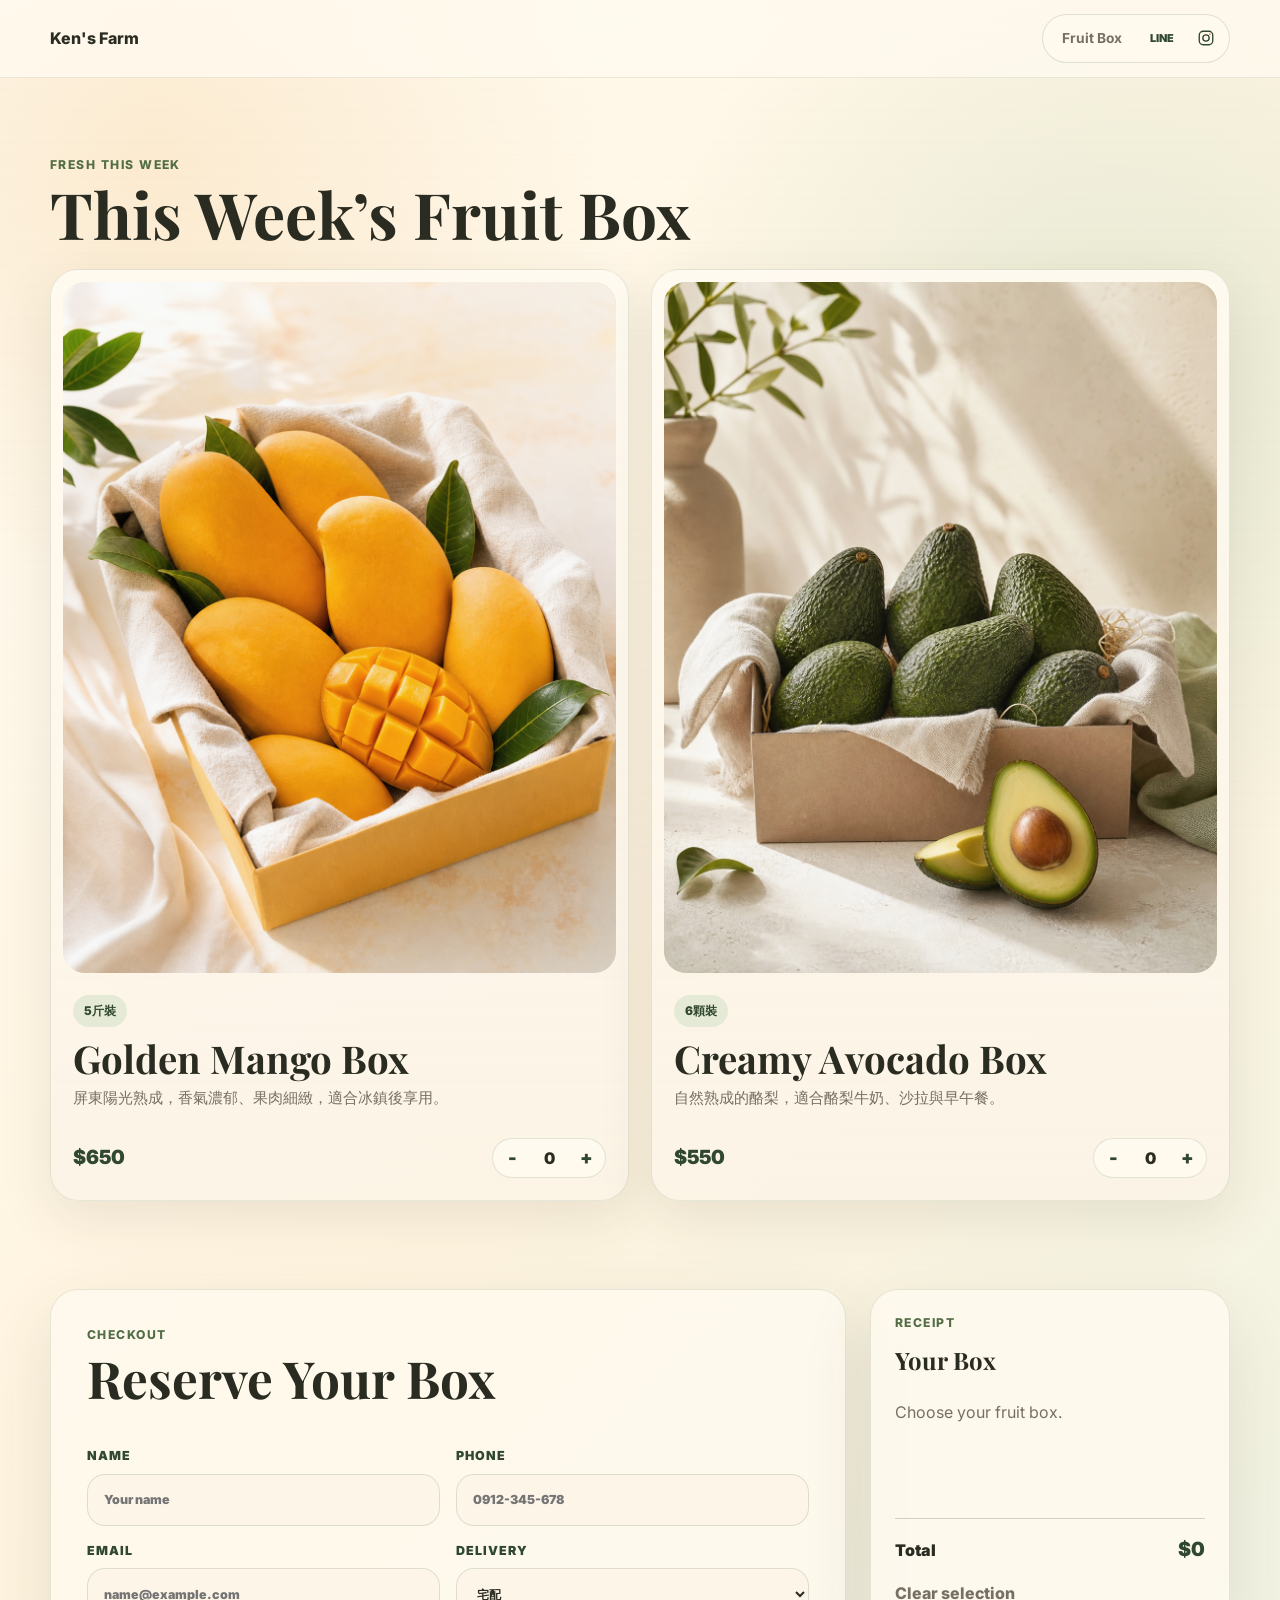
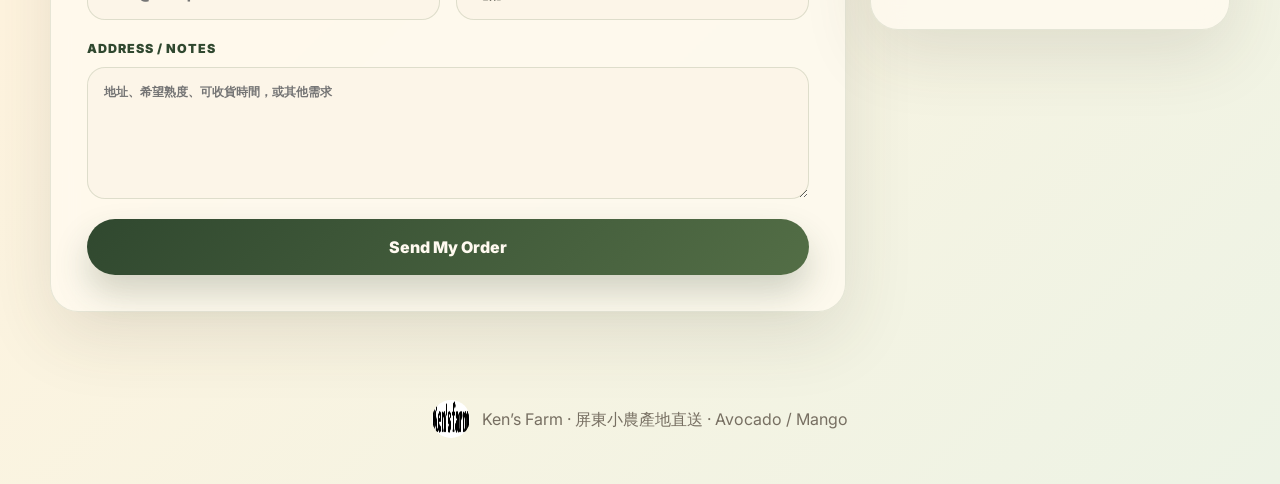
<file: index.html>
<!doctype html>
<html lang="zh-Hant">
  <head>
    <meta charset="utf-8">
    <meta name="viewport" content="width=device-width, initial-scale=1">
    <title>Ken's Farm | 屏東小農產地直送</title>
    <meta name="description" content="Ken's Farm 屏東小農產地直送，販售酪梨與芒果。">
    <link rel="preconnect" href="https://fonts.googleapis.com">
    <link rel="preconnect" href="https://fonts.gstatic.com" crossorigin>
    <link href="https://fonts.googleapis.com/css2?family=Inter:wght@400;500;600;700;800&family=Playfair+Display:wght@600;700&display=swap" rel="stylesheet">
    <link rel="stylesheet" href="./styles.css">
  </head>
  <body>
    <header class="site-header">
      <a class="brand" href="#top" aria-label="Ken's Farm home">
        <span id="brandName">Ken's Farm</span>
      </a>
      <nav aria-label="主要導覽">
        <a id="navProducts" href="#fruit-box">Fruit Box</a>
        <a id="lineLink" class="social-link" href="#" target="_blank" rel="noopener" aria-label="Ken's Farm LINE" hidden>
          <span>LINE</span>
        </a>
        <a id="instagramLink" class="social-link" href="https://www.instagram.com/kenfarmpingtung?igsh=MXJubTk4NWR3MnA3Yg%3D%3D&utm_source=qr" target="_blank" rel="noopener" aria-label="Ken's Farm Instagram">
          <img src="assets/images/instagram.svg" alt="">
        </a>
      </nav>
    </header>

    <main id="top">
      <section class="section-heading" id="fruit-box">
        <p class="kicker" id="productsKicker">Fresh this week</p>
        <h2 id="productsTitle">This Week’s Fruit Box</h2>
      </section>

      <section class="product-grid" id="productGrid" aria-label="本週商品"></section>

      <section class="reserve-layout" id="reserve">
        <form class="checkout" id="orderForm" method="POST">
          <div class="section-heading compact">
            <p class="kicker" id="checkoutKicker">Checkout</p>
            <h2 id="checkoutTitle">Reserve Your Box</h2>
          </div>

          <input type="hidden" name="order_items" id="orderItemsInput">
          <input type="hidden" name="order_total" id="orderTotalInput">
          <input type="hidden" name="order_summary" id="orderSummaryInput">
          <input type="hidden" name="recipient_email" id="recipientEmailInput">
          <input type="hidden" name="formspree_endpoint" id="formspreeEndpointInput">
          <input type="text" name="_gotcha" class="honeypot" tabindex="-1" autocomplete="off">

          <div class="form-grid">
            <label>
              Name
              <input name="name" type="text" placeholder="Your name" required>
            </label>
            <label>
              Phone
              <input name="phone" type="tel" placeholder="0912-345-678" required>
            </label>
            <label>
              Email
              <input name="email" type="email" placeholder="name@example.com" required>
            </label>
            <label>
              Delivery
              <select name="delivery">
                <option>宅配</option>
                <option>屏東面交</option>
                <option>其他方式再聯絡</option>
              </select>
            </label>
          </div>

          <label>
            Address / Notes
            <textarea name="message" rows="5" placeholder="地址、希望熟度、可收貨時間，或其他需求"></textarea>
          </label>

          <div class="form-message" id="formMessage" role="status" aria-live="polite"></div>
          <button class="button submit" id="submitButton" type="submit">Send My Order</button>
        </form>

        <aside class="receipt-card" aria-label="訂單摘要">
          <div>
            <p class="kicker" id="receiptKicker">Receipt</p>
            <h2 id="receiptTitle">Your Box</h2>
          </div>
          <div id="cartItems" class="cart-items"></div>
          <div class="total-row">
            <span>Total</span>
            <strong id="cartTotal">NT$0</strong>
          </div>
          <button class="text-button" id="resetButton" type="button">Clear selection</button>
        </aside>
      </section>
    </main>

    <footer class="site-footer">
      <img id="footerLogo" src="assets/images/logo.png" alt="" aria-hidden="true">
      <p id="footerText">Ken’s Farm · 屏東小農產地直送 · Avocado / Mango</p>
    </footer>

    <template id="productTemplate">
      <article class="product-card">
        <div class="product-image-wrap">
          <img class="product-image" alt="">
        </div>
        <div class="product-body">
          <div>
            <span class="product-unit"></span>
            <h3></h3>
            <p></p>
          </div>
          <div class="product-footer">
            <strong></strong>
            <div class="quantity-control">
              <button class="minus" type="button" aria-label="減少數量">-</button>
              <span>0</span>
              <button class="plus" type="button" aria-label="增加數量">+</button>
            </div>
          </div>
        </div>
      </article>
    </template>

    <script src="./app.js"></script>
  </body>
</html>
</file>
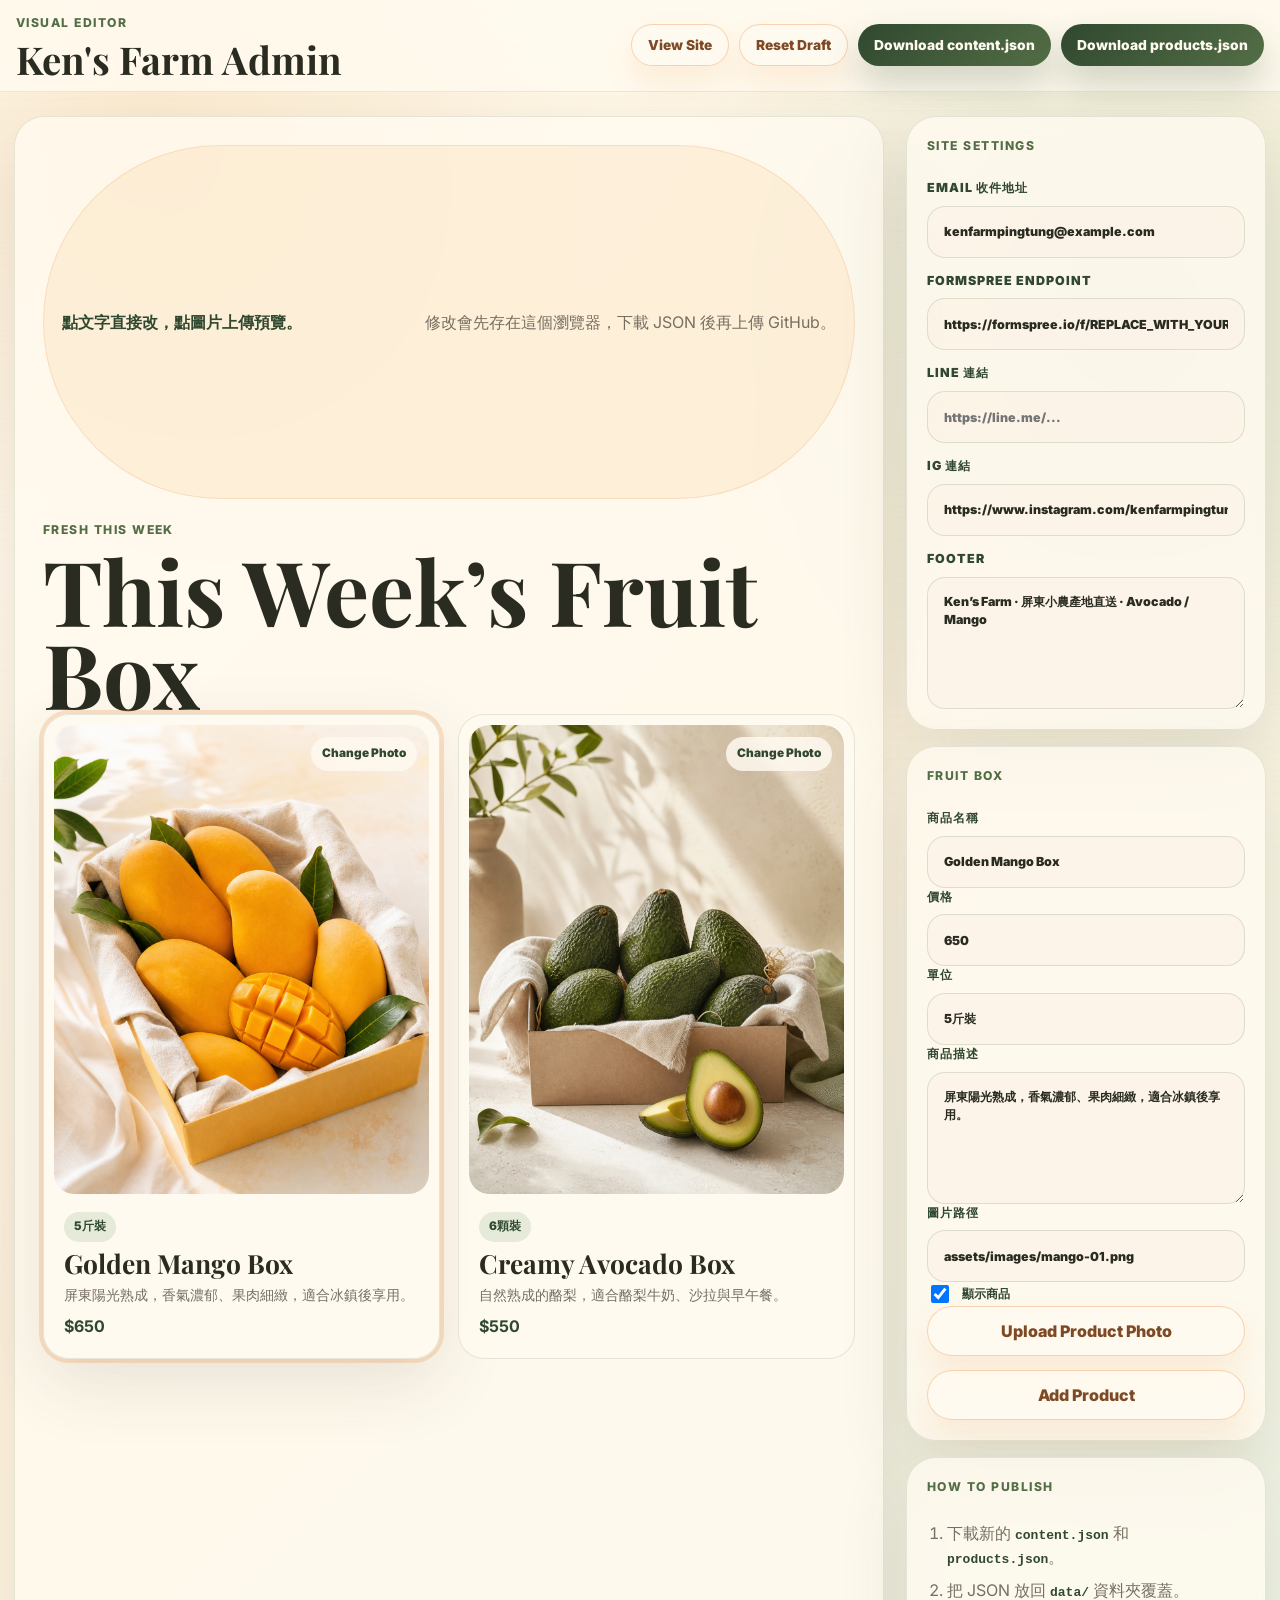
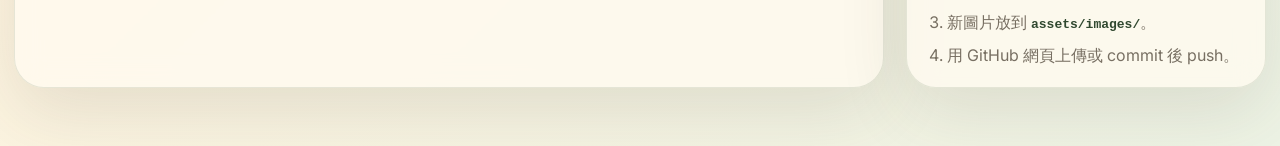
<file: admin.html>
<!doctype html>
<html lang="zh-Hant">
  <head>
    <meta charset="utf-8">
    <meta name="viewport" content="width=device-width, initial-scale=1">
    <title>Ken's Farm Admin</title>
    <link rel="preconnect" href="https://fonts.googleapis.com">
    <link rel="preconnect" href="https://fonts.gstatic.com" crossorigin>
    <link href="https://fonts.googleapis.com/css2?family=Inter:wght@400;500;600;700;800&family=Playfair+Display:wght@600;700&display=swap" rel="stylesheet">
    <link rel="stylesheet" href="./styles.css">
    <link rel="stylesheet" href="./admin.css">
  </head>
  <body class="admin-body">
    <header class="admin-toolbar">
      <div>
        <p class="kicker">Visual editor</p>
        <h1>Ken's Farm Admin</h1>
      </div>
      <div class="toolbar-actions">
        <a class="button secondary" href="./index.html">View Site</a>
        <button class="button secondary" id="resetDraft" type="button">Reset Draft</button>
        <button class="button primary" id="downloadContent" type="button">Download content.json</button>
        <button class="button primary" id="downloadProducts" type="button">Download products.json</button>
      </div>
    </header>

    <main class="admin-shell">
      <section class="editor-canvas" aria-label="視覺編輯畫布">
        <div class="admin-help">
          <strong>點文字直接改，點圖片上傳預覽。</strong>
          <span>修改會先存在這個瀏覽器，下載 JSON 後再上傳 GitHub。</span>
        </div>

        <section>
          <div class="admin-section-title">
            <p class="kicker" data-edit="sections.productsKicker" contenteditable="true"></p>
            <h2 data-edit="sections.productsTitle" contenteditable="true"></h2>
          </div>
          <div class="admin-product-grid" id="adminProductGrid"></div>
        </section>
      </section>

      <aside class="inspector">
        <div class="inspector-card">
          <p class="kicker">Site Settings</p>
          <label>
            Email 收件地址
            <input id="emailInput" type="email" placeholder="orders@example.com">
          </label>
          <label>
            Formspree endpoint
            <input id="formspreeInput" type="url" placeholder="https://formspree.io/f/xxxxxxx">
          </label>
          <label>
            LINE 連結
            <input id="lineInput" type="url" placeholder="https://line.me/...">
          </label>
          <label>
            IG 連結
            <input id="igInput" type="url">
          </label>
          <label>
            Footer
            <textarea id="footerInput" rows="3"></textarea>
          </label>
        </div>

        <div class="inspector-card">
          <p class="kicker">Fruit Box</p>
          <div id="productInspector" class="product-inspector-empty">點一張商品卡開始編輯。</div>
          <button class="button secondary full" id="addProduct" type="button">Add Product</button>
        </div>

        <div class="inspector-card">
          <p class="kicker">How to publish</p>
          <ol class="admin-steps">
            <li>下載新的 <code>content.json</code> 和 <code>products.json</code>。</li>
            <li>把 JSON 放回 <code>data/</code> 資料夾覆蓋。</li>
            <li>新圖片放到 <code>assets/images/</code>。</li>
            <li>用 GitHub 網頁上傳或 commit 後 push。</li>
          </ol>
        </div>
      </aside>
    </main>

    <input id="imagePicker" type="file" accept="image/*" hidden>

    <template id="adminProductTemplate">
      <article class="admin-product-card">
        <button class="image-edit product-photo" type="button">
          <img alt="">
          <span>Change Photo</span>
        </button>
        <div class="admin-product-copy">
          <span class="unit"></span>
          <h3></h3>
          <p></p>
          <strong></strong>
        </div>
      </article>
    </template>

    <script src="./admin.js"></script>
  </body>
</html>
</file>
<file: styles.css>
:root {
  --ivory: #fffaf0;
  --cream: #f7eddc;
  --cream-2: #fbf3e7;
  --ink: #2a2c22;
  --muted: #776f62;
  --avocado: #536e46;
  --avocado-dark: #30482f;
  --avocado-soft: #dce5cf;
  --mango: #e88b41;
  --mango-soft: #f7d9ac;
  --line: rgba(83, 110, 70, 0.18);
  --surface: rgba(255, 250, 240, 0.82);
  --shadow: 0 24px 70px rgba(62, 54, 38, 0.12);
  --serif: "Playfair Display", Georgia, serif;
  --sans: "Inter", -apple-system, BlinkMacSystemFont, "Noto Sans TC", sans-serif;
}

* {
  box-sizing: border-box;
}

html {
  scroll-behavior: smooth;
}

body {
  margin: 0;
  background:
    radial-gradient(circle at 12% 8%, rgba(247, 217, 172, 0.45), transparent 28rem),
    radial-gradient(circle at 88% 18%, rgba(220, 229, 207, 0.72), transparent 30rem),
    linear-gradient(135deg, var(--ivory), #fff4df 48%, #edf3e5);
  color: var(--ink);
  font-family: var(--sans);
  line-height: 1.5;
}

body::before {
  position: fixed;
  inset: 0;
  z-index: -1;
  pointer-events: none;
  content: "";
  background-image: linear-gradient(rgba(83, 110, 70, 0.035) 1px, transparent 1px);
  background-size: 100% 11px;
  opacity: 0.35;
}

button,
input,
select,
textarea {
  font: inherit;
}

button {
  border: 0;
  cursor: pointer;
}

a {
  color: inherit;
  text-decoration: none;
}

main {
  width: min(1180px, calc(100% - 32px));
  margin: 0 auto;
}

.site-header {
  position: sticky;
  top: 0;
  z-index: 10;
  display: flex;
  align-items: center;
  justify-content: space-between;
  gap: 18px;
  padding: 14px max(16px, calc((100vw - 1180px) / 2));
  background: rgba(255, 250, 240, 0.76);
  border-bottom: 1px solid rgba(83, 110, 70, 0.12);
  backdrop-filter: blur(18px);
}

.brand {
  display: inline-flex;
  align-items: center;
  gap: 10px;
  font-weight: 800;
  font-size: 1rem;
}

.brand img,
.site-footer img {
  width: 38px;
  height: 38px;
  border-radius: 999px;
}

nav {
  display: flex;
  gap: 8px;
  padding: 5px;
  border: 1px solid var(--line);
  border-radius: 999px;
  background: rgba(255, 250, 240, 0.7);
}

nav a {
  border-radius: 999px;
  padding: 8px 14px;
  color: var(--muted);
  font-size: 0.86rem;
  font-weight: 700;
}

nav a:hover {
  background: #fff;
  color: var(--avocado-dark);
}

.social-link {
  display: inline-flex;
  align-items: center;
  justify-content: center;
  width: 36px;
  height: 36px;
  padding: 0;
}

.social-link img {
  display: block;
  width: 18px;
  height: 18px;
}

.social-link span {
  color: var(--avocado-dark);
  font-size: 0.68rem;
  font-weight: 900;
  letter-spacing: 0;
}

.hero {
  position: relative;
  display: grid;
  min-height: min(760px, calc(100vh - 84px));
  align-items: end;
  overflow: hidden;
  margin-top: 18px;
  border: 1px solid rgba(255, 255, 255, 0.7);
  border-radius: 28px;
  background: var(--cream);
  box-shadow: var(--shadow);
}

.hero-media {
  position: absolute;
  inset: 0;
  background:
    linear-gradient(90deg, rgba(255, 250, 240, 0.96), rgba(255, 250, 240, 0.65) 42%, rgba(255, 250, 240, 0.08)),
    linear-gradient(180deg, rgba(255, 250, 240, 0), rgba(255, 250, 240, 0.32)),
    var(--hero-image, url("assets/images/hero.png")) center/cover;
}

.hero-content {
  position: relative;
  max-width: 760px;
  padding: clamp(26px, 6vw, 70px);
}

.kicker {
  margin: 0 0 10px;
  color: var(--avocado);
  font-size: 0.76rem;
  font-weight: 800;
  letter-spacing: 0.12em;
  text-transform: uppercase;
}

h1,
h2,
h3,
p {
  margin-top: 0;
}

h1,
h2 {
  font-family: var(--serif);
  letter-spacing: 0;
}

h1 {
  max-width: 680px;
  margin-bottom: 18px;
  font-size: clamp(3.15rem, 8vw, 7.2rem);
  line-height: 0.9;
}

.hero-subtitle {
  max-width: 560px;
  margin-bottom: 22px;
  color: var(--muted);
  font-size: clamp(1.05rem, 2.4vw, 1.34rem);
}

.chips {
  display: flex;
  flex-wrap: wrap;
  gap: 10px;
  margin-bottom: 28px;
}

.chips span {
  border: 1px solid rgba(83, 110, 70, 0.2);
  border-radius: 999px;
  padding: 9px 14px;
  background: rgba(255, 250, 240, 0.72);
  color: var(--avocado-dark);
  font-size: 0.86rem;
  font-weight: 800;
  box-shadow: 0 10px 26px rgba(62, 54, 38, 0.08);
}

.hero-actions {
  display: flex;
  flex-wrap: wrap;
  gap: 12px;
}

.button {
  display: inline-flex;
  align-items: center;
  justify-content: center;
  min-height: 50px;
  border-radius: 999px;
  padding: 0 22px;
  font-weight: 850;
  transition: transform 180ms ease, box-shadow 180ms ease, background 180ms ease;
}

.button:hover {
  transform: translateY(-1px);
}

.button.primary,
.button.submit {
  color: #fffaf0;
  background: linear-gradient(135deg, var(--avocado-dark), var(--avocado));
  box-shadow: 0 18px 34px rgba(48, 72, 47, 0.22);
}

.button.secondary {
  border: 1px solid rgba(232, 139, 65, 0.36);
  color: #7e4a25;
  background: rgba(255, 250, 240, 0.74);
  box-shadow: 0 16px 30px rgba(232, 139, 65, 0.13);
}

.intro-strip {
  display: grid;
  grid-template-columns: minmax(0, 1.1fr) minmax(260px, 0.9fr);
  gap: 22px;
  align-items: center;
  margin: 26px 0 78px;
  padding: 26px;
  border: 1px solid var(--line);
  border-radius: 24px;
  background: rgba(255, 250, 240, 0.62);
}

.intro-strip span {
  display: block;
  margin-bottom: 6px;
  color: var(--mango);
  font-size: 0.82rem;
  font-weight: 900;
}

.intro-strip strong {
  display: block;
  max-width: 720px;
  font-family: var(--serif);
  font-size: clamp(1.8rem, 3.6vw, 3.2rem);
  line-height: 1.02;
}

.intro-strip p {
  margin: 0;
  color: var(--muted);
  font-size: 1rem;
}

.section-heading {
  margin: 0 0 24px;
}

main > .section-heading:first-child {
  padding-top: clamp(42px, 7vw, 78px);
}

.section-heading h2 {
  margin: 0;
  font-size: clamp(2.2rem, 5vw, 4.7rem);
  line-height: 0.95;
}

.compact h2 {
  font-size: clamp(2rem, 4vw, 3.4rem);
}

.product-grid {
  display: grid;
  grid-template-columns: repeat(2, minmax(0, 1fr));
  gap: 22px;
}

.product-card {
  display: grid;
  overflow: hidden;
  min-height: 100%;
  border: 1px solid rgba(83, 110, 70, 0.14);
  border-radius: 28px;
  background:
    linear-gradient(180deg, rgba(255, 250, 240, 0.92), rgba(251, 243, 231, 0.78));
  box-shadow: 0 18px 54px rgba(62, 54, 38, 0.1);
}

.product-image-wrap {
  margin: 12px;
  overflow: hidden;
  border-radius: 22px;
  background: linear-gradient(135deg, var(--cream), var(--mango-soft), var(--avocado-soft));
}

.product-image {
  display: block;
  width: 100%;
  aspect-ratio: 4 / 5;
  object-fit: cover;
  filter: saturate(0.96) contrast(0.98);
}

.product-body {
  display: grid;
  gap: 28px;
  padding: 10px 22px 22px;
}

.product-unit {
  display: inline-flex;
  margin-bottom: 12px;
  border-radius: 999px;
  padding: 7px 11px;
  background: rgba(220, 229, 207, 0.72);
  color: var(--avocado-dark);
  font-size: 0.75rem;
  font-weight: 850;
}

.product-body h3 {
  margin-bottom: 10px;
  font-family: var(--serif);
  font-size: clamp(1.8rem, 3vw, 2.4rem);
  line-height: 1;
}

.product-body p {
  margin-bottom: 0;
  color: var(--muted);
  font-size: 0.95rem;
}

.product-footer,
.total-row {
  display: flex;
  align-items: center;
  justify-content: space-between;
  gap: 14px;
}

.product-footer strong,
.total-row strong {
  color: var(--avocado-dark);
  font-size: 1.22rem;
  font-weight: 900;
}

.quantity-control {
  display: grid;
  grid-template-columns: 38px 36px 38px;
  align-items: center;
  overflow: hidden;
  border: 1px solid rgba(83, 110, 70, 0.16);
  border-radius: 999px;
  background: rgba(255, 250, 240, 0.8);
}

.quantity-control button {
  width: 38px;
  height: 38px;
  background: transparent;
  color: var(--avocado-dark);
  font-size: 1.15rem;
  font-weight: 900;
}

.quantity-control span {
  text-align: center;
  font-weight: 900;
}

.reserve-layout {
  display: grid;
  grid-template-columns: minmax(0, 1fr) 360px;
  gap: 24px;
  align-items: start;
  margin: 88px 0 54px;
}

.checkout,
.receipt-card {
  border: 1px solid rgba(83, 110, 70, 0.14);
  border-radius: 28px;
  background: rgba(255, 250, 240, 0.78);
  box-shadow: var(--shadow);
  backdrop-filter: blur(14px);
}

.checkout {
  display: grid;
  gap: 20px;
  padding: clamp(22px, 4vw, 36px);
}

.form-grid {
  display: grid;
  grid-template-columns: repeat(2, minmax(0, 1fr));
  gap: 16px;
}

label {
  display: grid;
  gap: 8px;
  color: var(--avocado-dark);
  font-size: 0.78rem;
  font-weight: 900;
  letter-spacing: 0.08em;
  text-transform: uppercase;
}

input,
select,
textarea {
  width: 100%;
  border: 1px solid rgba(83, 110, 70, 0.18);
  border-radius: 18px;
  background: rgba(251, 243, 231, 0.76);
  color: var(--ink);
  outline: 0;
}

input,
select {
  height: 52px;
  padding: 0 16px;
}

textarea {
  min-height: 132px;
  padding: 15px 16px;
  resize: vertical;
}

input:focus,
select:focus,
textarea:focus {
  border-color: rgba(232, 139, 65, 0.72);
  box-shadow: 0 0 0 4px rgba(232, 139, 65, 0.13);
}

.honeypot {
  position: absolute;
  left: -9999px;
}

.form-message {
  display: none;
  border-radius: 18px;
  padding: 14px 16px;
  background: rgba(220, 229, 207, 0.72);
  color: var(--avocado-dark);
  font-weight: 800;
}

.form-message.show {
  display: block;
}

.form-message.error {
  background: rgba(247, 217, 172, 0.82);
  color: #7e4a25;
}

.button.submit {
  width: 100%;
  min-height: 56px;
}

.receipt-card {
  position: sticky;
  top: 94px;
  padding: 24px;
}

.cart-items {
  display: grid;
  gap: 14px;
  min-height: 96px;
  margin: 22px 0;
}

.cart-item {
  display: grid;
  grid-template-columns: 1fr auto;
  gap: 6px 12px;
  padding-bottom: 14px;
  border-bottom: 1px solid rgba(83, 110, 70, 0.14);
}

.cart-item b {
  font-family: var(--serif);
  font-size: 1.2rem;
}

.cart-item span {
  color: var(--muted);
  font-size: 0.9rem;
}

.empty {
  margin: 0;
  color: var(--muted);
}

.total-row {
  padding-top: 16px;
  border-top: 1px solid rgba(83, 110, 70, 0.28);
  font-weight: 900;
}

.text-button {
  margin-top: 16px;
  padding: 0;
  background: transparent;
  color: var(--muted);
  font-weight: 800;
}

.site-footer {
  display: flex;
  align-items: center;
  justify-content: center;
  gap: 12px;
  padding: 34px 16px 46px;
  color: var(--muted);
  text-align: center;
}

.site-footer p {
  margin: 0;
}

@media (max-width: 900px) {
  .intro-strip,
  .reserve-layout {
    grid-template-columns: 1fr;
  }

  .product-grid {
    grid-template-columns: repeat(2, minmax(0, 1fr));
  }

  .receipt-card {
    position: static;
  }
}

@media (max-width: 640px) {
  main {
    width: min(100% - 22px, 1180px);
  }

  .site-header {
    align-items: center;
  }

  nav {
    gap: 0;
  }

  nav a {
    padding: 8px 10px;
    font-size: 0.78rem;
  }

  .social-link {
    width: 34px;
    padding: 0;
  }

  .brand span {
    max-width: 98px;
    overflow: hidden;
    text-overflow: ellipsis;
    white-space: nowrap;
  }

  .hero {
    min-height: 760px;
    border-radius: 24px;
  }

  .hero-media {
    background:
      linear-gradient(180deg, rgba(255, 250, 240, 0.92), rgba(255, 250, 240, 0.42) 48%, rgba(255, 250, 240, 0.04)),
      var(--hero-image, url("assets/images/hero.png")) 60% 100%/cover;
  }

  .hero-content {
    align-self: start;
    padding: 30px 20px;
  }

  h1 {
    font-size: 3.55rem;
  }

  .hero-actions,
  .button {
    width: 100%;
  }

  .intro-strip {
    margin-bottom: 58px;
    padding: 20px;
    border-radius: 22px;
  }

  .product-grid,
  .form-grid {
    grid-template-columns: 1fr;
  }

  .product-card,
  .checkout,
  .receipt-card {
    border-radius: 24px;
  }

  .reserve-layout {
    margin-top: 66px;
  }
}
</file>
<file: admin.css>
.admin-body {
  min-height: 100vh;
}

.admin-toolbar {
  position: sticky;
  top: 0;
  z-index: 20;
  display: flex;
  align-items: center;
  justify-content: space-between;
  gap: 18px;
  padding: 14px max(16px, calc((100vw - 1320px) / 2));
  border-bottom: 1px solid rgba(83, 110, 70, 0.12);
  background: rgba(255, 250, 240, 0.82);
  backdrop-filter: blur(18px);
}

.admin-toolbar h1 {
  margin: 0;
  font-size: clamp(1.7rem, 3vw, 2.6rem);
}

.toolbar-actions {
  display: flex;
  flex-wrap: wrap;
  gap: 10px;
  justify-content: flex-end;
}

.toolbar-actions .button {
  min-height: 42px;
  padding: 0 16px;
  font-size: 0.86rem;
}

.admin-shell {
  display: grid;
  grid-template-columns: minmax(0, 1fr) 360px;
  gap: 22px;
  width: min(1320px, calc(100% - 28px));
  margin: 24px auto 60px;
}

.editor-canvas,
.inspector-card {
  border: 1px solid rgba(83, 110, 70, 0.14);
  border-radius: 30px;
  background: rgba(255, 250, 240, 0.78);
  box-shadow: var(--shadow);
  backdrop-filter: blur(14px);
}

.editor-canvas {
  display: grid;
  gap: 22px;
  padding: clamp(16px, 3vw, 28px);
}

.admin-help {
  display: flex;
  flex-wrap: wrap;
  align-items: center;
  justify-content: space-between;
  gap: 10px;
  padding: 14px 18px;
  border: 1px solid rgba(232, 139, 65, 0.18);
  border-radius: 999px;
  background: rgba(247, 217, 172, 0.32);
  color: var(--muted);
}

.admin-help strong {
  color: var(--avocado-dark);
}

[contenteditable="true"] {
  outline: 0;
  border-radius: 10px;
}

[contenteditable="true"]:focus {
  box-shadow: 0 0 0 4px rgba(232, 139, 65, 0.16);
  background: rgba(255, 250, 240, 0.7);
}

.admin-section-title h2 {
  max-width: 720px;
  margin: 0;
  font-family: var(--serif);
  font-size: clamp(2.9rem, 7vw, 6.2rem);
  line-height: 0.92;
}

.admin-product-grid {
  display: grid;
  grid-template-columns: repeat(2, minmax(0, 1fr));
  gap: 18px;
}

.admin-product-card {
  overflow: hidden;
  border: 1px solid rgba(83, 110, 70, 0.14);
  border-radius: 26px;
  background: rgba(255, 250, 240, 0.82);
}

.admin-product-card.is-selected {
  box-shadow: 0 0 0 4px rgba(232, 139, 65, 0.24), var(--shadow);
}

.product-photo {
  width: calc(100% - 20px);
  margin: 10px;
  border-radius: 20px;
}

.product-photo img {
  display: block;
  width: 100%;
  aspect-ratio: 4 / 5;
  border-radius: 20px;
  object-fit: cover;
}

.image-edit {
  position: relative;
  overflow: hidden;
  padding: 0;
  border: 0;
  background: transparent;
}

.image-edit span {
  position: absolute;
  right: 12px;
  top: 12px;
  border-radius: 999px;
  padding: 8px 11px;
  background: rgba(255, 250, 240, 0.84);
  color: var(--avocado-dark);
  font-size: 0.74rem;
  font-weight: 900;
}

.admin-product-copy {
  display: grid;
  gap: 8px;
  padding: 8px 20px 20px;
}

.admin-product-copy .unit {
  width: fit-content;
  border-radius: 999px;
  padding: 6px 10px;
  background: rgba(220, 229, 207, 0.72);
  color: var(--avocado-dark);
  font-size: 0.74rem;
  font-weight: 850;
}

.admin-product-copy h3 {
  margin: 0;
  font-family: var(--serif);
  font-size: 1.65rem;
  line-height: 1;
}

.admin-product-copy p {
  margin: 0;
  color: var(--muted);
  font-size: 0.9rem;
}

.admin-product-copy strong {
  color: var(--avocado-dark);
}

.inspector {
  position: sticky;
  top: 104px;
  display: grid;
  gap: 16px;
  align-self: start;
}

.inspector-card {
  display: grid;
  gap: 14px;
  padding: 20px;
}

.inspector input,
.inspector textarea {
  background: rgba(251, 243, 231, 0.78);
}

.inline-check {
  display: flex;
  grid-template-columns: none;
  align-items: center;
  gap: 10px;
  letter-spacing: 0;
  text-transform: none;
}

.inline-check input {
  width: 18px;
  height: 18px;
}

.full {
  width: 100%;
}

.product-inspector-empty {
  color: var(--muted);
}

.admin-steps {
  margin: 0;
  padding-left: 20px;
  color: var(--muted);
}

.admin-steps code {
  color: var(--avocado-dark);
  font-weight: 800;
}

.admin-steps li + li {
  margin-top: 8px;
}

@media (max-width: 1040px) {
  .admin-shell {
    grid-template-columns: 1fr;
  }

  .inspector {
    position: static;
  }

  .admin-product-grid {
    grid-template-columns: repeat(2, minmax(0, 1fr));
  }
}

@media (max-width: 640px) {
  .admin-toolbar {
    align-items: flex-start;
    flex-direction: column;
  }

  .toolbar-actions,
  .toolbar-actions .button {
    width: 100%;
  }

  .admin-help {
    border-radius: 20px;
  }

  .admin-section-title h2 {
    font-size: 3.2rem;
  }

  .admin-product-grid {
    grid-template-columns: 1fr;
  }
}
</file>
